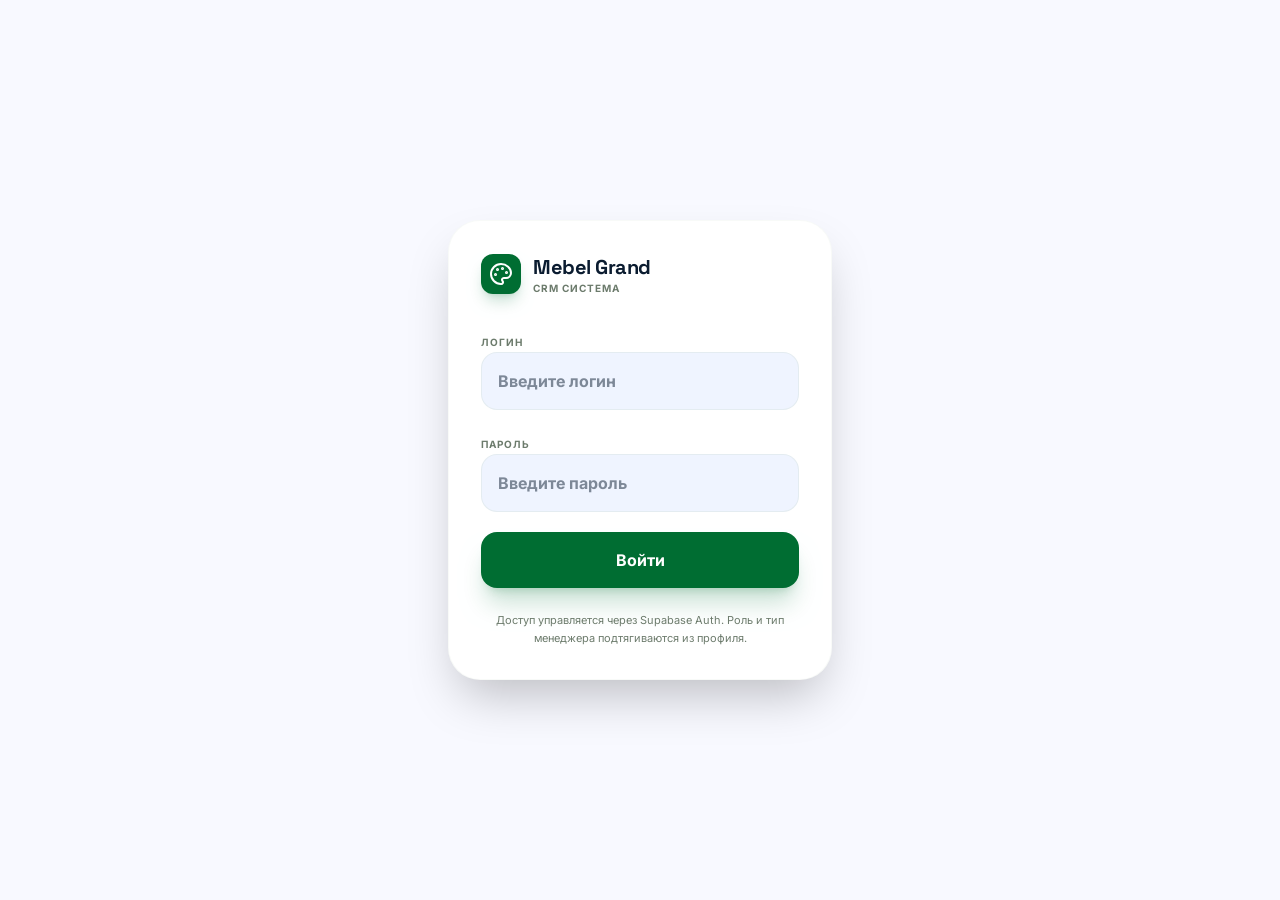
<file: index.html>
<!doctype html>
<html lang="ru">
  <head>
    <meta charset="UTF-8" />
    <meta name="viewport" content="width=device-width, initial-scale=1.0, maximum-scale=1.0, user-scalable=no, viewport-fit=cover" />
    <meta name="theme-color" content="#B45F4D" />
    <meta name="color-scheme" content="light dark" />
    <meta name="apple-mobile-web-app-capable" content="yes" />
    <meta name="apple-mobile-web-app-status-bar-style" content="black-translucent" />
    <meta name="mobile-web-app-capable" content="yes" />
    <meta name="description" content="Mebel Grand CRM — управление договорами, замерами и сделками" />
    <link rel="manifest" href="./manifest.json" />
    <link rel="apple-touch-icon" href="/icon-192.png" />
    <title>Mebel Grand CRM</title>
    <script type="module" crossorigin src="./assets/index-MfA4uoWL.js"></script>
    <link rel="stylesheet" crossorigin href="./assets/index-DvlkV-H7.css">
  </head>
  <body>
    <div id="root"></div>
  </body>
</html>
</file>
<file: assets/index-DvlkV-H7.css>
@import"https://fonts.googleapis.com/css2?family=Inter:ital,opsz,wght@0,14..32,100..900;1,14..32,100..900&family=Space+Grotesk:wght@300..700&display=swap";/*! tailwindcss v4.3.0 | MIT License | https://tailwindcss.com */@layer properties{@supports (((-webkit-hyphens:none)) and (not (margin-trim:inline))) or ((-moz-orient:inline) and (not (color:rgb(from red r g b)))){*,:before,:after,::backdrop{--tw-translate-x:0;--tw-translate-y:0;--tw-translate-z:0;--tw-space-y-reverse:0;--tw-border-style:solid;--tw-gradient-position:initial;--tw-gradient-from:#0000;--tw-gradient-via:#0000;--tw-gradient-to:#0000;--tw-gradient-stops:initial;--tw-gradient-via-stops:initial;--tw-gradient-from-position:0%;--tw-gradient-via-position:50%;--tw-gradient-to-position:100%;--tw-leading:initial;--tw-font-weight:initial;--tw-tracking:initial;--tw-shadow:0 0 #0000;--tw-shadow-color:initial;--tw-shadow-alpha:100%;--tw-inset-shadow:0 0 #0000;--tw-inset-shadow-color:initial;--tw-inset-shadow-alpha:100%;--tw-ring-color:initial;--tw-ring-shadow:0 0 #0000;--tw-inset-ring-color:initial;--tw-inset-ring-shadow:0 0 #0000;--tw-ring-inset:initial;--tw-ring-offset-width:0px;--tw-ring-offset-color:#fff;--tw-ring-offset-shadow:0 0 #0000;--tw-blur:initial;--tw-brightness:initial;--tw-contrast:initial;--tw-grayscale:initial;--tw-hue-rotate:initial;--tw-invert:initial;--tw-opacity:initial;--tw-saturate:initial;--tw-sepia:initial;--tw-drop-shadow:initial;--tw-drop-shadow-color:initial;--tw-drop-shadow-alpha:100%;--tw-drop-shadow-size:initial;--tw-backdrop-blur:initial;--tw-backdrop-brightness:initial;--tw-backdrop-contrast:initial;--tw-backdrop-grayscale:initial;--tw-backdrop-hue-rotate:initial;--tw-backdrop-invert:initial;--tw-backdrop-opacity:initial;--tw-backdrop-saturate:initial;--tw-backdrop-sepia:initial;--tw-duration:initial;--tw-ease:initial;--tw-scale-x:1;--tw-scale-y:1;--tw-scale-z:1}}}@layer theme{:root,:host{--font-sans:"Inter", ui-sans-serif, system-ui, sans-serif;--font-mono:ui-monospace, SFMono-Regular, Menlo, Monaco, Consolas, "Liberation Mono", "Courier New", monospace;--color-amber-50:oklch(98.7% .022 95.277);--color-amber-100:oklch(96.2% .059 95.617);--color-amber-200:oklch(92.4% .12 95.746);--color-amber-500:oklch(76.9% .188 70.08);--color-amber-600:oklch(66.6% .179 58.318);--color-amber-700:oklch(55.5% .163 48.998);--color-green-50:oklch(98.2% .018 155.826);--color-green-100:oklch(96.2% .044 156.743);--color-green-200:oklch(92.5% .084 155.995);--color-green-500:oklch(72.3% .219 149.579);--color-green-600:oklch(62.7% .194 149.214);--color-green-700:oklch(52.7% .154 150.069);--color-green-900:oklch(39.3% .095 152.535);--color-emerald-500:oklch(69.6% .17 162.48);--color-emerald-700:oklch(50.8% .118 165.612);--color-black:#000;--color-white:#fff;--spacing:.25rem;--container-sm:24rem;--container-md:28rem;--container-lg:32rem;--container-2xl:42rem;--container-6xl:72rem;--text-xs:.75rem;--text-xs--line-height:calc(1 / .75);--text-sm:.875rem;--text-sm--line-height:calc(1.25 / .875);--text-base:1rem;--text-base--line-height: 1.5 ;--text-lg:1.125rem;--text-lg--line-height:calc(1.75 / 1.125);--text-xl:1.25rem;--text-xl--line-height:calc(1.75 / 1.25);--text-2xl:1.5rem;--text-2xl--line-height:calc(2 / 1.5);--text-3xl:1.875rem;--text-3xl--line-height: 1.2 ;--text-4xl:2.25rem;--text-4xl--line-height:calc(2.5 / 2.25);--text-5xl:3rem;--text-5xl--line-height:1;--text-8xl:6rem;--text-8xl--line-height:1;--font-weight-normal:400;--font-weight-medium:500;--font-weight-bold:700;--tracking-tighter:-.05em;--tracking-tight:-.025em;--tracking-wide:.025em;--tracking-wider:.05em;--tracking-widest:.1em;--leading-tight:1.25;--leading-snug:1.375;--leading-relaxed:1.625;--radius-sm:.25rem;--radius-lg:.5rem;--radius-xl:.75rem;--radius-2xl:1rem;--radius-3xl:1.5rem;--ease-out:cubic-bezier(0, 0, .2, 1);--animate-spin:spin 1s linear infinite;--blur-sm:8px;--blur-xl:24px;--default-transition-duration:.15s;--default-transition-timing-function:cubic-bezier(.4, 0, .2, 1);--default-font-family:var(--font-sans);--default-mono-font-family:var(--font-mono);--font-headline:"Space Grotesk", sans-serif;--color-primary:#006d32;--color-secondary:#0059bb;--color-background:#f8f9ff;--color-surface:#fff;--color-surface-container:#e5eeff;--color-surface-container-low:#eff4ff;--color-surface-container-highest:#d3e4fe;--color-on-surface:#0b1c30;--color-on-surface-variant:#3c4a3d;--color-on-primary:#fff;--color-outline:#6c7b6c;--color-outline-variant:#bbcbb9;--color-error:#ba1a1a;--color-accent:#b45f4d;--color-accent-bg:#fdf0ed;--color-tertiary:#7c5800}}@layer base{*,:after,:before,::backdrop{box-sizing:border-box;border:0 solid;margin:0;padding:0}::file-selector-button{box-sizing:border-box;border:0 solid;margin:0;padding:0}html,:host{-webkit-text-size-adjust:100%;-moz-tab-size:4;tab-size:4;line-height:1.5;font-family:var(--default-font-family,ui-sans-serif, system-ui, sans-serif, "Apple Color Emoji", "Segoe UI Emoji", "Segoe UI Symbol", "Noto Color Emoji");font-feature-settings:var(--default-font-feature-settings,normal);font-variation-settings:var(--default-font-variation-settings,normal);-webkit-tap-highlight-color:transparent}hr{height:0;color:inherit;border-top-width:1px}abbr:where([title]){-webkit-text-decoration:underline dotted;text-decoration:underline dotted}h1,h2,h3,h4,h5,h6{font-size:inherit;font-weight:inherit}a{color:inherit;-webkit-text-decoration:inherit;text-decoration:inherit}b,strong{font-weight:bolder}code,kbd,samp,pre{font-family:var(--default-mono-font-family,ui-monospace, SFMono-Regular, Menlo, Monaco, Consolas, "Liberation Mono", "Courier New", monospace);font-feature-settings:var(--default-mono-font-feature-settings,normal);font-variation-settings:var(--default-mono-font-variation-settings,normal);font-size:1em}small{font-size:80%}sub,sup{vertical-align:baseline;font-size:75%;line-height:0;position:relative}sub{bottom:-.25em}sup{top:-.5em}table{text-indent:0;border-color:inherit;border-collapse:collapse}:-moz-focusring{outline:auto}progress{vertical-align:baseline}summary{display:list-item}ol,ul,menu{list-style:none}img,svg,video,canvas,audio,iframe,embed,object{vertical-align:middle;display:block}img,video{max-width:100%;height:auto}button,input,select,optgroup,textarea{font:inherit;font-feature-settings:inherit;font-variation-settings:inherit;letter-spacing:inherit;color:inherit;opacity:1;background-color:#0000;border-radius:0}::file-selector-button{font:inherit;font-feature-settings:inherit;font-variation-settings:inherit;letter-spacing:inherit;color:inherit;opacity:1;background-color:#0000;border-radius:0}:where(select:is([multiple],[size])) optgroup{font-weight:bolder}:where(select:is([multiple],[size])) optgroup option{padding-inline-start:20px}::file-selector-button{margin-inline-end:4px}::placeholder{opacity:1}@supports (not ((-webkit-appearance:-apple-pay-button))) or (contain-intrinsic-size:1px){::placeholder{color:currentColor}@supports (color:color-mix(in lab,red,red)){::placeholder{color:color-mix(in oklab,currentcolor 50%,transparent)}}}textarea{resize:vertical}::-webkit-search-decoration{-webkit-appearance:none}::-webkit-date-and-time-value{min-height:1lh;text-align:inherit}::-webkit-datetime-edit{display:inline-flex}::-webkit-datetime-edit-fields-wrapper{padding:0}::-webkit-datetime-edit{padding-block:0}::-webkit-datetime-edit-year-field{padding-block:0}::-webkit-datetime-edit-month-field{padding-block:0}::-webkit-datetime-edit-day-field{padding-block:0}::-webkit-datetime-edit-hour-field{padding-block:0}::-webkit-datetime-edit-minute-field{padding-block:0}::-webkit-datetime-edit-second-field{padding-block:0}::-webkit-datetime-edit-millisecond-field{padding-block:0}::-webkit-datetime-edit-meridiem-field{padding-block:0}::-webkit-calendar-picker-indicator{line-height:1}:-moz-ui-invalid{box-shadow:none}button,input:where([type=button],[type=reset],[type=submit]){-webkit-appearance:button;-moz-appearance:button;appearance:button}::file-selector-button{-webkit-appearance:button;-moz-appearance:button;appearance:button}::-webkit-inner-spin-button{height:auto}::-webkit-outer-spin-button{height:auto}[hidden]:where(:not([hidden=until-found])){display:none!important}html,body{-ms-overflow-style:none;scrollbar-width:none}html::-webkit-scrollbar{display:none}body::-webkit-scrollbar{display:none}body{background-color:var(--color-background);font-family:var(--font-sans);color:var(--color-on-surface);-webkit-font-smoothing:antialiased;-moz-osx-font-smoothing:grayscale;-webkit-tap-highlight-color:transparent;overscroll-behavior:none;max-width:100vw;transition:background-color .3s,color .3s;overflow-x:hidden}input,select,textarea{font-size:16px}input[type=date],input[type=time],input[type=datetime-local]{-webkit-appearance:none;-moz-appearance:none;appearance:none;min-height:44px}}@layer components;@layer utilities{.visible{visibility:visible}.absolute{position:absolute}.fixed{position:fixed}.relative{position:relative}.static{position:static}.sticky{position:sticky}.inset-0{inset:calc(var(--spacing) * 0)}.-top-0\.5{top:calc(var(--spacing) * -.5)}.top-0{top:calc(var(--spacing) * 0)}.top-1{top:calc(var(--spacing) * 1)}.top-1\/2{top:50%}.top-4{top:calc(var(--spacing) * 4)}.-right-0\.5{right:calc(var(--spacing) * -.5)}.-right-10{right:calc(var(--spacing) * -10)}.right-0{right:calc(var(--spacing) * 0)}.right-4{right:calc(var(--spacing) * 4)}.-bottom-10{bottom:calc(var(--spacing) * -10)}.bottom-0{bottom:calc(var(--spacing) * 0)}.bottom-full{bottom:100%}.left-0{left:calc(var(--spacing) * 0)}.left-1{left:calc(var(--spacing) * 1)}.left-4{left:calc(var(--spacing) * 4)}.-z-10{z-index:-10}.z-10{z-index:10}.z-40{z-index:40}.z-50{z-index:50}.z-\[60\]{z-index:60}.z-\[800\]{z-index:800}.col-span-2{grid-column:span 2/span 2}.container{width:100%}@media(min-width:40rem){.container{max-width:40rem}}@media(min-width:48rem){.container{max-width:48rem}}@media(min-width:64rem){.container{max-width:64rem}}@media(min-width:80rem){.container{max-width:80rem}}@media(min-width:96rem){.container{max-width:96rem}}.mx-0{margin-inline:calc(var(--spacing) * 0)}.mx-4{margin-inline:calc(var(--spacing) * 4)}.mx-auto{margin-inline:auto}.-mt-12{margin-top:calc(var(--spacing) * -12)}.mt-0\.5{margin-top:calc(var(--spacing) * .5)}.mt-1{margin-top:calc(var(--spacing) * 1)}.mt-2{margin-top:calc(var(--spacing) * 2)}.mt-3{margin-top:calc(var(--spacing) * 3)}.mt-4{margin-top:calc(var(--spacing) * 4)}.mt-5{margin-top:calc(var(--spacing) * 5)}.mt-6{margin-top:calc(var(--spacing) * 6)}.mt-8{margin-top:calc(var(--spacing) * 8)}.-mr-12{margin-right:calc(var(--spacing) * -12)}.mr-2{margin-right:calc(var(--spacing) * 2)}.mb-0\.5{margin-bottom:calc(var(--spacing) * .5)}.mb-1{margin-bottom:calc(var(--spacing) * 1)}.mb-2{margin-bottom:calc(var(--spacing) * 2)}.mb-3{margin-bottom:calc(var(--spacing) * 3)}.mb-4{margin-bottom:calc(var(--spacing) * 4)}.mb-6{margin-bottom:calc(var(--spacing) * 6)}.mb-8{margin-bottom:calc(var(--spacing) * 8)}.mb-10{margin-bottom:calc(var(--spacing) * 10)}.ml-1{margin-left:calc(var(--spacing) * 1)}.ml-2{margin-left:calc(var(--spacing) * 2)}.ml-3{margin-left:calc(var(--spacing) * 3)}.ml-auto{margin-left:auto}.line-clamp-2{-webkit-line-clamp:2;-webkit-box-orient:vertical;display:-webkit-box;overflow:hidden}.block{display:block}.contents{display:contents}.flex{display:flex}.grid{display:grid}.hidden{display:none}.inline{display:inline}.inline-block{display:inline-block}.inline-flex{display:inline-flex}.table{display:table}.aspect-square{aspect-ratio:1}.h-0\.5{height:calc(var(--spacing) * .5)}.h-2{height:calc(var(--spacing) * 2)}.h-2\.5{height:calc(var(--spacing) * 2.5)}.h-3{height:calc(var(--spacing) * 3)}.h-3\.5{height:calc(var(--spacing) * 3.5)}.h-4{height:calc(var(--spacing) * 4)}.h-5{height:calc(var(--spacing) * 5)}.h-6{height:calc(var(--spacing) * 6)}.h-7{height:calc(var(--spacing) * 7)}.h-8{height:calc(var(--spacing) * 8)}.h-9{height:calc(var(--spacing) * 9)}.h-10{height:calc(var(--spacing) * 10)}.h-12{height:calc(var(--spacing) * 12)}.h-16{height:calc(var(--spacing) * 16)}.h-24{height:calc(var(--spacing) * 24)}.h-64{height:calc(var(--spacing) * 64)}.h-80{height:calc(var(--spacing) * 80)}.h-\[18px\]{height:18px}.h-full{height:100%}.max-h-20{max-height:calc(var(--spacing) * 20)}.max-h-52{max-height:calc(var(--spacing) * 52)}.max-h-64{max-height:calc(var(--spacing) * 64)}.max-h-\[90vh\]{max-height:90vh}.max-h-\[92vh\]{max-height:92vh}.max-h-\[95dvh\]{max-height:95dvh}.max-h-\[calc\(95dvh-180px\)\]{max-height:calc(95dvh - 180px)}.min-h-\[36px\]{min-height:36px}.min-h-\[40px\]{min-height:40px}.min-h-\[44px\]{min-height:44px}.min-h-\[48px\]{min-height:48px}.min-h-\[52px\]{min-height:52px}.min-h-\[56px\]{min-height:56px}.min-h-\[60px\]{min-height:60px}.min-h-\[60vh\]{min-height:60vh}.min-h-\[64px\]{min-height:64px}.min-h-\[72px\]{min-height:72px}.min-h-\[100dvh\]{min-height:100dvh}.min-h-screen{min-height:100vh}.w-2{width:calc(var(--spacing) * 2)}.w-2\.5{width:calc(var(--spacing) * 2.5)}.w-3{width:calc(var(--spacing) * 3)}.w-3\.5{width:calc(var(--spacing) * 3.5)}.w-4{width:calc(var(--spacing) * 4)}.w-5{width:calc(var(--spacing) * 5)}.w-6{width:calc(var(--spacing) * 6)}.w-7{width:calc(var(--spacing) * 7)}.w-8{width:calc(var(--spacing) * 8)}.w-9{width:calc(var(--spacing) * 9)}.w-10{width:calc(var(--spacing) * 10)}.w-11{width:calc(var(--spacing) * 11)}.w-12{width:calc(var(--spacing) * 12)}.w-16{width:calc(var(--spacing) * 16)}.w-24{width:calc(var(--spacing) * 24)}.w-64{width:calc(var(--spacing) * 64)}.w-80{width:calc(var(--spacing) * 80)}.w-\[280px\]{width:280px}.w-full{width:100%}.max-w-2xl{max-width:var(--container-2xl)}.max-w-6xl{max-width:var(--container-6xl)}.max-w-\[84\%\]{max-width:84%}.max-w-\[280px\]{max-width:280px}.max-w-\[1500px\]{max-width:1500px}.max-w-full{max-width:100%}.max-w-lg{max-width:var(--container-lg)}.max-w-md{max-width:var(--container-md)}.max-w-sm{max-width:var(--container-sm)}.min-w-0{min-width:calc(var(--spacing) * 0)}.min-w-\[18px\]{min-width:18px}.min-w-\[40px\]{min-width:40px}.min-w-\[44px\]{min-width:44px}.min-w-\[56px\]{min-width:56px}.min-w-\[180px\]{min-width:180px}.flex-1{flex:1}.flex-shrink-0,.shrink-0{flex-shrink:0}.translate-x-0{--tw-translate-x:calc(var(--spacing) * 0);translate:var(--tw-translate-x) var(--tw-translate-y)}.translate-x-1{--tw-translate-x:calc(var(--spacing) * 1);translate:var(--tw-translate-x) var(--tw-translate-y)}.translate-x-5{--tw-translate-x:calc(var(--spacing) * 5);translate:var(--tw-translate-x) var(--tw-translate-y)}.translate-x-6{--tw-translate-x:calc(var(--spacing) * 6);translate:var(--tw-translate-x) var(--tw-translate-y)}.translate-x-12{--tw-translate-x:calc(var(--spacing) * 12);translate:var(--tw-translate-x) var(--tw-translate-y)}.-translate-y-1\/2{--tw-translate-y: -50% ;translate:var(--tw-translate-x) var(--tw-translate-y)}.translate-y-12{--tw-translate-y:calc(var(--spacing) * 12);translate:var(--tw-translate-x) var(--tw-translate-y)}.rotate-12{rotate:12deg}.rotate-90{rotate:90deg}.rotate-180{rotate:180deg}.animate-spin{animation:var(--animate-spin)}.cursor-default{cursor:default}.cursor-not-allowed{cursor:not-allowed}.cursor-pointer{cursor:pointer}.resize-none{resize:none}.resize-y{resize:vertical}.scrollbar-none{scrollbar-width:none}.list-none{list-style-type:none}.grid-cols-1{grid-template-columns:repeat(1,minmax(0,1fr))}.grid-cols-2{grid-template-columns:repeat(2,minmax(0,1fr))}.grid-cols-3{grid-template-columns:repeat(3,minmax(0,1fr))}.grid-cols-4{grid-template-columns:repeat(4,minmax(0,1fr))}.grid-cols-6{grid-template-columns:repeat(6,minmax(0,1fr))}.grid-cols-7{grid-template-columns:repeat(7,minmax(0,1fr))}.flex-col{flex-direction:column}.flex-wrap{flex-wrap:wrap}.items-center{align-items:center}.items-end{align-items:flex-end}.items-start{align-items:flex-start}.items-stretch{align-items:stretch}.justify-around{justify-content:space-around}.justify-between{justify-content:space-between}.justify-center{justify-content:center}.justify-end{justify-content:flex-end}.gap-0\.5{gap:calc(var(--spacing) * .5)}.gap-1{gap:calc(var(--spacing) * 1)}.gap-1\.5{gap:calc(var(--spacing) * 1.5)}.gap-2{gap:calc(var(--spacing) * 2)}.gap-2\.5{gap:calc(var(--spacing) * 2.5)}.gap-3{gap:calc(var(--spacing) * 3)}.gap-4{gap:calc(var(--spacing) * 4)}.gap-5{gap:calc(var(--spacing) * 5)}.gap-6{gap:calc(var(--spacing) * 6)}:where(.space-y-1>:not(:last-child)){--tw-space-y-reverse:0;margin-block-start:calc(calc(var(--spacing) * 1) * var(--tw-space-y-reverse));margin-block-end:calc(calc(var(--spacing) * 1) * calc(1 - var(--tw-space-y-reverse)))}:where(.space-y-1\.5>:not(:last-child)){--tw-space-y-reverse:0;margin-block-start:calc(calc(var(--spacing) * 1.5) * var(--tw-space-y-reverse));margin-block-end:calc(calc(var(--spacing) * 1.5) * calc(1 - var(--tw-space-y-reverse)))}:where(.space-y-2>:not(:last-child)){--tw-space-y-reverse:0;margin-block-start:calc(calc(var(--spacing) * 2) * var(--tw-space-y-reverse));margin-block-end:calc(calc(var(--spacing) * 2) * calc(1 - var(--tw-space-y-reverse)))}:where(.space-y-3>:not(:last-child)){--tw-space-y-reverse:0;margin-block-start:calc(calc(var(--spacing) * 3) * var(--tw-space-y-reverse));margin-block-end:calc(calc(var(--spacing) * 3) * calc(1 - var(--tw-space-y-reverse)))}:where(.space-y-4>:not(:last-child)){--tw-space-y-reverse:0;margin-block-start:calc(calc(var(--spacing) * 4) * var(--tw-space-y-reverse));margin-block-end:calc(calc(var(--spacing) * 4) * calc(1 - var(--tw-space-y-reverse)))}:where(.space-y-5>:not(:last-child)){--tw-space-y-reverse:0;margin-block-start:calc(calc(var(--spacing) * 5) * var(--tw-space-y-reverse));margin-block-end:calc(calc(var(--spacing) * 5) * calc(1 - var(--tw-space-y-reverse)))}:where(.space-y-6>:not(:last-child)){--tw-space-y-reverse:0;margin-block-start:calc(calc(var(--spacing) * 6) * var(--tw-space-y-reverse));margin-block-end:calc(calc(var(--spacing) * 6) * calc(1 - var(--tw-space-y-reverse)))}:where(.space-y-8>:not(:last-child)){--tw-space-y-reverse:0;margin-block-start:calc(calc(var(--spacing) * 8) * var(--tw-space-y-reverse));margin-block-end:calc(calc(var(--spacing) * 8) * calc(1 - var(--tw-space-y-reverse)))}:where(.space-y-10>:not(:last-child)){--tw-space-y-reverse:0;margin-block-start:calc(calc(var(--spacing) * 10) * var(--tw-space-y-reverse));margin-block-end:calc(calc(var(--spacing) * 10) * calc(1 - var(--tw-space-y-reverse)))}.gap-x-8{column-gap:calc(var(--spacing) * 8)}.gap-y-5{row-gap:calc(var(--spacing) * 5)}.truncate{text-overflow:ellipsis;white-space:nowrap;overflow:hidden}.overflow-hidden{overflow:hidden}.overflow-y-auto{overflow-y:auto}.rounded{border-radius:.25rem}.rounded-2xl{border-radius:var(--radius-2xl)}.rounded-3xl{border-radius:var(--radius-3xl)}.rounded-\[20px\]{border-radius:20px}.rounded-\[24px\]{border-radius:24px}.rounded-full{border-radius:3.40282e38px}.rounded-lg{border-radius:var(--radius-lg)}.rounded-xl{border-radius:var(--radius-xl)}.rounded-t-\[20px\]{border-top-left-radius:20px;border-top-right-radius:20px}.rounded-t-\[24px\]{border-top-left-radius:24px;border-top-right-radius:24px}.rounded-tl-sm{border-top-left-radius:var(--radius-sm)}.rounded-tr-sm{border-top-right-radius:var(--radius-sm)}.border{border-style:var(--tw-border-style);border-width:1px}.border-2{border-style:var(--tw-border-style);border-width:2px}.border-4{border-style:var(--tw-border-style);border-width:4px}.border-t{border-top-style:var(--tw-border-style);border-top-width:1px}.border-r{border-right-style:var(--tw-border-style);border-right-width:1px}.border-b{border-bottom-style:var(--tw-border-style);border-bottom-width:1px}.border-b-2{border-bottom-style:var(--tw-border-style);border-bottom-width:2px}.border-l{border-left-style:var(--tw-border-style);border-left-width:1px}.border-dashed{--tw-border-style:dashed;border-style:dashed}.border-none{--tw-border-style:none;border-style:none}.border-accent\/20{border-color:#b45f4d33}@supports (color:color-mix(in lab,red,red)){.border-accent\/20{border-color:color-mix(in oklab,var(--color-accent) 20%,transparent)}}.border-amber-200{border-color:var(--color-amber-200)}.border-amber-200\/50{border-color:#fee68580}@supports (color:color-mix(in lab,red,red)){.border-amber-200\/50{border-color:color-mix(in oklab,var(--color-amber-200) 50%,transparent)}}.border-amber-500\/20{border-color:#f99c0033}@supports (color:color-mix(in lab,red,red)){.border-amber-500\/20{border-color:color-mix(in oklab,var(--color-amber-500) 20%,transparent)}}.border-background{border-color:var(--color-background)}.border-error{border-color:var(--color-error)}.border-error\/30{border-color:#ba1a1a4d}@supports (color:color-mix(in lab,red,red)){.border-error\/30{border-color:color-mix(in oklab,var(--color-error) 30%,transparent)}}.border-green-200{border-color:var(--color-green-200)}.border-outline-variant{border-color:var(--color-outline-variant)}.border-outline-variant\/10{border-color:#bbcbb91a}@supports (color:color-mix(in lab,red,red)){.border-outline-variant\/10{border-color:color-mix(in oklab,var(--color-outline-variant) 10%,transparent)}}.border-outline-variant\/15{border-color:#bbcbb926}@supports (color:color-mix(in lab,red,red)){.border-outline-variant\/15{border-color:color-mix(in oklab,var(--color-outline-variant) 15%,transparent)}}.border-outline-variant\/20{border-color:#bbcbb933}@supports (color:color-mix(in lab,red,red)){.border-outline-variant\/20{border-color:color-mix(in oklab,var(--color-outline-variant) 20%,transparent)}}.border-primary{border-color:var(--color-primary)}.border-primary\/5{border-color:#006d320d}@supports (color:color-mix(in lab,red,red)){.border-primary\/5{border-color:color-mix(in oklab,var(--color-primary) 5%,transparent)}}.border-primary\/10{border-color:#006d321a}@supports (color:color-mix(in lab,red,red)){.border-primary\/10{border-color:color-mix(in oklab,var(--color-primary) 10%,transparent)}}.border-primary\/20{border-color:#006d3233}@supports (color:color-mix(in lab,red,red)){.border-primary\/20{border-color:color-mix(in oklab,var(--color-primary) 20%,transparent)}}.border-surface{border-color:var(--color-surface)}.border-transparent{border-color:#0000}.border-white\/5{border-color:#ffffff0d}@supports (color:color-mix(in lab,red,red)){.border-white\/5{border-color:color-mix(in oklab,var(--color-white) 5%,transparent)}}.bg-\[\#2AABEE\]{background-color:#2aabee}.bg-\[\#2AABEE\]\/10{background-color:#2aabee1a}.bg-accent-bg{background-color:var(--color-accent-bg)}.bg-accent-bg\/50{background-color:#fdf0ed80}@supports (color:color-mix(in lab,red,red)){.bg-accent-bg\/50{background-color:color-mix(in oklab,var(--color-accent-bg) 50%,transparent)}}.bg-accent\/10{background-color:#b45f4d1a}@supports (color:color-mix(in lab,red,red)){.bg-accent\/10{background-color:color-mix(in oklab,var(--color-accent) 10%,transparent)}}.bg-amber-50\/50{background-color:#fffbeb80}@supports (color:color-mix(in lab,red,red)){.bg-amber-50\/50{background-color:color-mix(in oklab,var(--color-amber-50) 50%,transparent)}}.bg-amber-100{background-color:var(--color-amber-100)}.bg-amber-500{background-color:var(--color-amber-500)}.bg-amber-500\/10{background-color:#f99c001a}@supports (color:color-mix(in lab,red,red)){.bg-amber-500\/10{background-color:color-mix(in oklab,var(--color-amber-500) 10%,transparent)}}.bg-amber-500\/20{background-color:#f99c0033}@supports (color:color-mix(in lab,red,red)){.bg-amber-500\/20{background-color:color-mix(in oklab,var(--color-amber-500) 20%,transparent)}}.bg-background{background-color:var(--color-background)}.bg-background\/30{background-color:#f8f9ff4d}@supports (color:color-mix(in lab,red,red)){.bg-background\/30{background-color:color-mix(in oklab,var(--color-background) 30%,transparent)}}.bg-black\/20{background-color:#0003}@supports (color:color-mix(in lab,red,red)){.bg-black\/20{background-color:color-mix(in oklab,var(--color-black) 20%,transparent)}}.bg-black\/30{background-color:#0000004d}@supports (color:color-mix(in lab,red,red)){.bg-black\/30{background-color:color-mix(in oklab,var(--color-black) 30%,transparent)}}.bg-black\/35{background-color:#00000059}@supports (color:color-mix(in lab,red,red)){.bg-black\/35{background-color:color-mix(in oklab,var(--color-black) 35%,transparent)}}.bg-black\/40{background-color:#0006}@supports (color:color-mix(in lab,red,red)){.bg-black\/40{background-color:color-mix(in oklab,var(--color-black) 40%,transparent)}}.bg-black\/50{background-color:#00000080}@supports (color:color-mix(in lab,red,red)){.bg-black\/50{background-color:color-mix(in oklab,var(--color-black) 50%,transparent)}}.bg-error{background-color:var(--color-error)}.bg-error\/10{background-color:#ba1a1a1a}@supports (color:color-mix(in lab,red,red)){.bg-error\/10{background-color:color-mix(in oklab,var(--color-error) 10%,transparent)}}.bg-green-50{background-color:var(--color-green-50)}.bg-green-500\/10{background-color:#00c7581a}@supports (color:color-mix(in lab,red,red)){.bg-green-500\/10{background-color:color-mix(in oklab,var(--color-green-500) 10%,transparent)}}.bg-outline-variant\/20{background-color:#bbcbb933}@supports (color:color-mix(in lab,red,red)){.bg-outline-variant\/20{background-color:color-mix(in oklab,var(--color-outline-variant) 20%,transparent)}}.bg-outline-variant\/40{background-color:#bbcbb966}@supports (color:color-mix(in lab,red,red)){.bg-outline-variant\/40{background-color:color-mix(in oklab,var(--color-outline-variant) 40%,transparent)}}.bg-outline\/10{background-color:#6c7b6c1a}@supports (color:color-mix(in lab,red,red)){.bg-outline\/10{background-color:color-mix(in oklab,var(--color-outline) 10%,transparent)}}.bg-primary{background-color:var(--color-primary)}.bg-primary\/5{background-color:#006d320d}@supports (color:color-mix(in lab,red,red)){.bg-primary\/5{background-color:color-mix(in oklab,var(--color-primary) 5%,transparent)}}.bg-primary\/8{background-color:#006d3214}@supports (color:color-mix(in lab,red,red)){.bg-primary\/8{background-color:color-mix(in oklab,var(--color-primary) 8%,transparent)}}.bg-primary\/10{background-color:#006d321a}@supports (color:color-mix(in lab,red,red)){.bg-primary\/10{background-color:color-mix(in oklab,var(--color-primary) 10%,transparent)}}.bg-primary\/20{background-color:#006d3233}@supports (color:color-mix(in lab,red,red)){.bg-primary\/20{background-color:color-mix(in oklab,var(--color-primary) 20%,transparent)}}.bg-secondary{background-color:var(--color-secondary)}.bg-secondary\/5{background-color:#0059bb0d}@supports (color:color-mix(in lab,red,red)){.bg-secondary\/5{background-color:color-mix(in oklab,var(--color-secondary) 5%,transparent)}}.bg-secondary\/10{background-color:#0059bb1a}@supports (color:color-mix(in lab,red,red)){.bg-secondary\/10{background-color:color-mix(in oklab,var(--color-secondary) 10%,transparent)}}.bg-surface{background-color:var(--color-surface)}.bg-surface-container{background-color:var(--color-surface-container)}.bg-surface-container-highest{background-color:var(--color-surface-container-highest)}.bg-surface-container-highest\/30{background-color:#d3e4fe4d}@supports (color:color-mix(in lab,red,red)){.bg-surface-container-highest\/30{background-color:color-mix(in oklab,var(--color-surface-container-highest) 30%,transparent)}}.bg-surface-container-highest\/50{background-color:#d3e4fe80}@supports (color:color-mix(in lab,red,red)){.bg-surface-container-highest\/50{background-color:color-mix(in oklab,var(--color-surface-container-highest) 50%,transparent)}}.bg-surface-container-low{background-color:var(--color-surface-container-low)}.bg-surface-container-low\/50{background-color:#eff4ff80}@supports (color:color-mix(in lab,red,red)){.bg-surface-container-low\/50{background-color:color-mix(in oklab,var(--color-surface-container-low) 50%,transparent)}}.bg-surface\/80{background-color:#fffc}@supports (color:color-mix(in lab,red,red)){.bg-surface\/80{background-color:color-mix(in oklab,var(--color-surface) 80%,transparent)}}.bg-surface\/90{background-color:#ffffffe6}@supports (color:color-mix(in lab,red,red)){.bg-surface\/90{background-color:color-mix(in oklab,var(--color-surface) 90%,transparent)}}.bg-tertiary{background-color:var(--color-tertiary)}.bg-tertiary\/10{background-color:#7c58001a}@supports (color:color-mix(in lab,red,red)){.bg-tertiary\/10{background-color:color-mix(in oklab,var(--color-tertiary) 10%,transparent)}}.bg-transparent{background-color:#0000}.bg-white{background-color:var(--color-white)}.bg-white\/10{background-color:#ffffff1a}@supports (color:color-mix(in lab,red,red)){.bg-white\/10{background-color:color-mix(in oklab,var(--color-white) 10%,transparent)}}.bg-white\/20{background-color:#fff3}@supports (color:color-mix(in lab,red,red)){.bg-white\/20{background-color:color-mix(in oklab,var(--color-white) 20%,transparent)}}.bg-gradient-to-br{--tw-gradient-position:to bottom right in oklab;background-image:linear-gradient(var(--tw-gradient-stops))}.from-emerald-500{--tw-gradient-from:var(--color-emerald-500);--tw-gradient-stops:var(--tw-gradient-via-stops,var(--tw-gradient-position), var(--tw-gradient-from) var(--tw-gradient-from-position), var(--tw-gradient-to) var(--tw-gradient-to-position))}.to-emerald-700{--tw-gradient-to:var(--color-emerald-700);--tw-gradient-stops:var(--tw-gradient-via-stops,var(--tw-gradient-position), var(--tw-gradient-from) var(--tw-gradient-from-position), var(--tw-gradient-to) var(--tw-gradient-to-position))}.fill-white\/20{fill:#fff3}@supports (color:color-mix(in lab,red,red)){.fill-white\/20{fill:color-mix(in oklab,var(--color-white) 20%,transparent)}}.stroke-\[2\.5px\]{stroke-width:2.5px}.p-0{padding:calc(var(--spacing) * 0)}.p-1{padding:calc(var(--spacing) * 1)}.p-1\.5{padding:calc(var(--spacing) * 1.5)}.p-2{padding:calc(var(--spacing) * 2)}.p-2\.5{padding:calc(var(--spacing) * 2.5)}.p-3{padding:calc(var(--spacing) * 3)}.p-3\.5{padding:calc(var(--spacing) * 3.5)}.p-4{padding:calc(var(--spacing) * 4)}.p-5{padding:calc(var(--spacing) * 5)}.p-6{padding:calc(var(--spacing) * 6)}.p-8{padding:calc(var(--spacing) * 8)}.px-1{padding-inline:calc(var(--spacing) * 1)}.px-1\.5{padding-inline:calc(var(--spacing) * 1.5)}.px-2{padding-inline:calc(var(--spacing) * 2)}.px-3{padding-inline:calc(var(--spacing) * 3)}.px-3\.5{padding-inline:calc(var(--spacing) * 3.5)}.px-4{padding-inline:calc(var(--spacing) * 4)}.px-5{padding-inline:calc(var(--spacing) * 5)}.px-6{padding-inline:calc(var(--spacing) * 6)}.px-8{padding-inline:calc(var(--spacing) * 8)}.py-0\.5{padding-block:calc(var(--spacing) * .5)}.py-1{padding-block:calc(var(--spacing) * 1)}.py-1\.5{padding-block:calc(var(--spacing) * 1.5)}.py-2{padding-block:calc(var(--spacing) * 2)}.py-2\.5{padding-block:calc(var(--spacing) * 2.5)}.py-3{padding-block:calc(var(--spacing) * 3)}.py-3\.5{padding-block:calc(var(--spacing) * 3.5)}.py-4{padding-block:calc(var(--spacing) * 4)}.py-5{padding-block:calc(var(--spacing) * 5)}.py-8{padding-block:calc(var(--spacing) * 8)}.py-12{padding-block:calc(var(--spacing) * 12)}.py-20{padding-block:calc(var(--spacing) * 20)}.pt-1{padding-top:calc(var(--spacing) * 1)}.pt-2{padding-top:calc(var(--spacing) * 2)}.pt-4{padding-top:calc(var(--spacing) * 4)}.pt-5{padding-top:calc(var(--spacing) * 5)}.pt-6{padding-top:calc(var(--spacing) * 6)}.pr-6{padding-right:calc(var(--spacing) * 6)}.pb-4{padding-bottom:calc(var(--spacing) * 4)}.pb-10{padding-bottom:calc(var(--spacing) * 10)}.pb-\[72px\]{padding-bottom:72px}.pl-7{padding-left:calc(var(--spacing) * 7)}.pl-8{padding-left:calc(var(--spacing) * 8)}.pl-12{padding-left:calc(var(--spacing) * 12)}.text-center{text-align:center}.text-left{text-align:left}.text-right{text-align:right}.align-middle{vertical-align:middle}.font-headline{font-family:var(--font-headline)}.text-2xl{font-size:var(--text-2xl);line-height:var(--tw-leading,var(--text-2xl--line-height))}.text-3xl{font-size:var(--text-3xl);line-height:var(--tw-leading,var(--text-3xl--line-height))}.text-5xl{font-size:var(--text-5xl);line-height:var(--tw-leading,var(--text-5xl--line-height))}.text-8xl{font-size:var(--text-8xl);line-height:var(--tw-leading,var(--text-8xl--line-height))}.text-base{font-size:var(--text-base);line-height:var(--tw-leading,var(--text-base--line-height))}.text-lg{font-size:var(--text-lg);line-height:var(--tw-leading,var(--text-lg--line-height))}.text-sm{font-size:var(--text-sm);line-height:var(--tw-leading,var(--text-sm--line-height))}.text-xl{font-size:var(--text-xl);line-height:var(--tw-leading,var(--text-xl--line-height))}.text-xs{font-size:var(--text-xs);line-height:var(--tw-leading,var(--text-xs--line-height))}.text-\[8px\]{font-size:8px}.text-\[9px\]{font-size:9px}.text-\[10px\]{font-size:10px}.text-\[11px\]{font-size:11px}.text-\[15px\]{font-size:15px}.leading-7{--tw-leading:calc(var(--spacing) * 7);line-height:calc(var(--spacing) * 7)}.leading-8{--tw-leading:calc(var(--spacing) * 8);line-height:calc(var(--spacing) * 8)}.leading-none{--tw-leading:1;line-height:1}.leading-relaxed{--tw-leading:var(--leading-relaxed);line-height:var(--leading-relaxed)}.leading-snug{--tw-leading:var(--leading-snug);line-height:var(--leading-snug)}.leading-tight{--tw-leading:var(--leading-tight);line-height:var(--leading-tight)}.font-bold{--tw-font-weight:var(--font-weight-bold);font-weight:var(--font-weight-bold)}.font-medium{--tw-font-weight:var(--font-weight-medium);font-weight:var(--font-weight-medium)}.font-normal{--tw-font-weight:var(--font-weight-normal);font-weight:var(--font-weight-normal)}.tracking-\[0\.3em\]{--tw-tracking:.3em;letter-spacing:.3em}.tracking-tight{--tw-tracking:var(--tracking-tight);letter-spacing:var(--tracking-tight)}.tracking-tighter{--tw-tracking:var(--tracking-tighter);letter-spacing:var(--tracking-tighter)}.tracking-wide{--tw-tracking:var(--tracking-wide);letter-spacing:var(--tracking-wide)}.tracking-wider{--tw-tracking:var(--tracking-wider);letter-spacing:var(--tracking-wider)}.tracking-widest{--tw-tracking:var(--tracking-widest);letter-spacing:var(--tracking-widest)}.break-words{overflow-wrap:break-word}.whitespace-pre-wrap{white-space:pre-wrap}.text-\[\#2AABEE\]{color:#2aabee}.text-accent{color:var(--color-accent)}.text-amber-600{color:var(--color-amber-600)}.text-amber-700{color:var(--color-amber-700)}.text-error{color:var(--color-error)}.text-green-500{color:var(--color-green-500)}.text-green-600{color:var(--color-green-600)}.text-green-700{color:var(--color-green-700)}.text-on-primary{color:var(--color-on-primary)}.text-on-primary\/55{color:#ffffff8c}@supports (color:color-mix(in lab,red,red)){.text-on-primary\/55{color:color-mix(in oklab,var(--color-on-primary) 55%,transparent)}}.text-on-surface{color:var(--color-on-surface)}.text-on-surface-variant{color:var(--color-on-surface-variant)}.text-outline{color:var(--color-outline)}.text-outline\/30{color:#6c7b6c4d}@supports (color:color-mix(in lab,red,red)){.text-outline\/30{color:color-mix(in oklab,var(--color-outline) 30%,transparent)}}.text-outline\/60{color:#6c7b6c99}@supports (color:color-mix(in lab,red,red)){.text-outline\/60{color:color-mix(in oklab,var(--color-outline) 60%,transparent)}}.text-outline\/70{color:#6c7b6cb3}@supports (color:color-mix(in lab,red,red)){.text-outline\/70{color:color-mix(in oklab,var(--color-outline) 70%,transparent)}}.text-primary{color:var(--color-primary)}.text-primary\/80{color:#006d32cc}@supports (color:color-mix(in lab,red,red)){.text-primary\/80{color:color-mix(in oklab,var(--color-primary) 80%,transparent)}}.text-secondary{color:var(--color-secondary)}.text-tertiary{color:var(--color-tertiary)}.text-white{color:var(--color-white)}.uppercase{text-transform:uppercase}.italic{font-style:italic}.accent-primary{accent-color:var(--color-primary)}.opacity-0{opacity:0}.opacity-10{opacity:.1}.opacity-30{opacity:.3}.opacity-50{opacity:.5}.opacity-60{opacity:.6}.opacity-80{opacity:.8}.shadow-2xl{--tw-shadow:0 25px 50px -12px var(--tw-shadow-color,#00000040);box-shadow:var(--tw-inset-shadow),var(--tw-inset-ring-shadow),var(--tw-ring-offset-shadow),var(--tw-ring-shadow),var(--tw-shadow)}.shadow-lg{--tw-shadow:0 10px 15px -3px var(--tw-shadow-color,#0000001a), 0 4px 6px -4px var(--tw-shadow-color,#0000001a);box-shadow:var(--tw-inset-shadow),var(--tw-inset-ring-shadow),var(--tw-ring-offset-shadow),var(--tw-ring-shadow),var(--tw-shadow)}.shadow-md{--tw-shadow:0 4px 6px -1px var(--tw-shadow-color,#0000001a), 0 2px 4px -2px var(--tw-shadow-color,#0000001a);box-shadow:var(--tw-inset-shadow),var(--tw-inset-ring-shadow),var(--tw-ring-offset-shadow),var(--tw-ring-shadow),var(--tw-shadow)}.shadow-sm{--tw-shadow:0 1px 3px 0 var(--tw-shadow-color,#0000001a), 0 1px 2px -1px var(--tw-shadow-color,#0000001a);box-shadow:var(--tw-inset-shadow),var(--tw-inset-ring-shadow),var(--tw-ring-offset-shadow),var(--tw-ring-shadow),var(--tw-shadow)}.shadow-xl{--tw-shadow:0 20px 25px -5px var(--tw-shadow-color,#0000001a), 0 8px 10px -6px var(--tw-shadow-color,#0000001a);box-shadow:var(--tw-inset-shadow),var(--tw-inset-ring-shadow),var(--tw-ring-offset-shadow),var(--tw-ring-shadow),var(--tw-shadow)}.ring{--tw-ring-shadow:var(--tw-ring-inset,) 0 0 0 calc(1px + var(--tw-ring-offset-width)) var(--tw-ring-color,currentcolor);box-shadow:var(--tw-inset-shadow),var(--tw-inset-ring-shadow),var(--tw-ring-offset-shadow),var(--tw-ring-shadow),var(--tw-shadow)}.shadow-on-surface\/5{--tw-shadow-color:#0b1c300d}@supports (color:color-mix(in lab,red,red)){.shadow-on-surface\/5{--tw-shadow-color:color-mix(in oklab, color-mix(in oklab, var(--color-on-surface) 5%, transparent) var(--tw-shadow-alpha), transparent)}}.shadow-primary\/5{--tw-shadow-color:#006d320d}@supports (color:color-mix(in lab,red,red)){.shadow-primary\/5{--tw-shadow-color:color-mix(in oklab, color-mix(in oklab, var(--color-primary) 5%, transparent) var(--tw-shadow-alpha), transparent)}}.shadow-primary\/10{--tw-shadow-color:#006d321a}@supports (color:color-mix(in lab,red,red)){.shadow-primary\/10{--tw-shadow-color:color-mix(in oklab, color-mix(in oklab, var(--color-primary) 10%, transparent) var(--tw-shadow-alpha), transparent)}}.shadow-primary\/20{--tw-shadow-color:#006d3233}@supports (color:color-mix(in lab,red,red)){.shadow-primary\/20{--tw-shadow-color:color-mix(in oklab, color-mix(in oklab, var(--color-primary) 20%, transparent) var(--tw-shadow-alpha), transparent)}}.blur{--tw-blur:blur(8px);filter:var(--tw-blur,) var(--tw-brightness,) var(--tw-contrast,) var(--tw-grayscale,) var(--tw-hue-rotate,) var(--tw-invert,) var(--tw-saturate,) var(--tw-sepia,) var(--tw-drop-shadow,)}.filter{filter:var(--tw-blur,) var(--tw-brightness,) var(--tw-contrast,) var(--tw-grayscale,) var(--tw-hue-rotate,) var(--tw-invert,) var(--tw-saturate,) var(--tw-sepia,) var(--tw-drop-shadow,)}.backdrop-blur-sm{--tw-backdrop-blur:blur(var(--blur-sm));-webkit-backdrop-filter:var(--tw-backdrop-blur,) var(--tw-backdrop-brightness,) var(--tw-backdrop-contrast,) var(--tw-backdrop-grayscale,) var(--tw-backdrop-hue-rotate,) var(--tw-backdrop-invert,) var(--tw-backdrop-opacity,) var(--tw-backdrop-saturate,) var(--tw-backdrop-sepia,);backdrop-filter:var(--tw-backdrop-blur,) var(--tw-backdrop-brightness,) var(--tw-backdrop-contrast,) var(--tw-backdrop-grayscale,) var(--tw-backdrop-hue-rotate,) var(--tw-backdrop-invert,) var(--tw-backdrop-opacity,) var(--tw-backdrop-saturate,) var(--tw-backdrop-sepia,)}.backdrop-blur-xl{--tw-backdrop-blur:blur(var(--blur-xl));-webkit-backdrop-filter:var(--tw-backdrop-blur,) var(--tw-backdrop-brightness,) var(--tw-backdrop-contrast,) var(--tw-backdrop-grayscale,) var(--tw-backdrop-hue-rotate,) var(--tw-backdrop-invert,) var(--tw-backdrop-opacity,) var(--tw-backdrop-saturate,) var(--tw-backdrop-sepia,);backdrop-filter:var(--tw-backdrop-blur,) var(--tw-backdrop-brightness,) var(--tw-backdrop-contrast,) var(--tw-backdrop-grayscale,) var(--tw-backdrop-hue-rotate,) var(--tw-backdrop-invert,) var(--tw-backdrop-opacity,) var(--tw-backdrop-saturate,) var(--tw-backdrop-sepia,)}.transition{transition-property:color,background-color,border-color,outline-color,text-decoration-color,fill,stroke,--tw-gradient-from,--tw-gradient-via,--tw-gradient-to,opacity,box-shadow,transform,translate,scale,rotate,filter,-webkit-backdrop-filter,backdrop-filter,display,content-visibility,overlay,pointer-events;transition-timing-function:var(--tw-ease,var(--default-transition-timing-function));transition-duration:var(--tw-duration,var(--default-transition-duration))}.transition-all{transition-property:all;transition-timing-function:var(--tw-ease,var(--default-transition-timing-function));transition-duration:var(--tw-duration,var(--default-transition-duration))}.transition-colors{transition-property:color,background-color,border-color,outline-color,text-decoration-color,fill,stroke,--tw-gradient-from,--tw-gradient-via,--tw-gradient-to;transition-timing-function:var(--tw-ease,var(--default-transition-timing-function));transition-duration:var(--tw-duration,var(--default-transition-duration))}.transition-opacity{transition-property:opacity;transition-timing-function:var(--tw-ease,var(--default-transition-timing-function));transition-duration:var(--tw-duration,var(--default-transition-duration))}.transition-transform{transition-property:transform,translate,scale,rotate;transition-timing-function:var(--tw-ease,var(--default-transition-timing-function));transition-duration:var(--tw-duration,var(--default-transition-duration))}.duration-200{--tw-duration:.2s;transition-duration:.2s}.duration-300{--tw-duration:.3s;transition-duration:.3s}.duration-500{--tw-duration:.5s;transition-duration:.5s}.ease-out{--tw-ease:var(--ease-out);transition-timing-function:var(--ease-out)}.outline-none{--tw-outline-style:none;outline-style:none}.select-none{-webkit-user-select:none;user-select:none}.group-open\:rotate-90:is(:where(.group):is([open],:popover-open,:open) *){rotate:90deg}@media(hover:hover){.group-hover\:translate-x-1:is(:where(.group):hover *){--tw-translate-x:calc(var(--spacing) * 1);translate:var(--tw-translate-x) var(--tw-translate-y)}.group-hover\:translate-x-2:is(:where(.group):hover *){--tw-translate-x:calc(var(--spacing) * 2);translate:var(--tw-translate-x) var(--tw-translate-y)}.group-hover\:-translate-y-1:is(:where(.group):hover *){--tw-translate-y:calc(var(--spacing) * -1);translate:var(--tw-translate-x) var(--tw-translate-y)}.group-hover\:scale-110:is(:where(.group):hover *){--tw-scale-x:110%;--tw-scale-y:110%;--tw-scale-z:110%;scale:var(--tw-scale-x) var(--tw-scale-y)}.group-hover\:bg-primary:is(:where(.group):hover *){background-color:var(--color-primary)}.group-hover\:text-white:is(:where(.group):hover *){color:var(--color-white)}.group-hover\:opacity-100:is(:where(.group):hover *){opacity:1}}.placeholder\:text-outline\/40::placeholder{color:#6c7b6c66}@supports (color:color-mix(in lab,red,red)){.placeholder\:text-outline\/40::placeholder{color:color-mix(in oklab,var(--color-outline) 40%,transparent)}}@media(hover:hover){.hover\:-translate-y-0\.5:hover{--tw-translate-y:calc(var(--spacing) * -.5);translate:var(--tw-translate-x) var(--tw-translate-y)}.hover\:scale-105:hover{--tw-scale-x:105%;--tw-scale-y:105%;--tw-scale-z:105%;scale:var(--tw-scale-x) var(--tw-scale-y)}.hover\:bg-\[\#2AABEE\]\/20:hover{background-color:#2aabee33}.hover\:bg-amber-50:hover{background-color:var(--color-amber-50)}.hover\:bg-amber-500\/15:hover{background-color:#f99c0026}@supports (color:color-mix(in lab,red,red)){.hover\:bg-amber-500\/15:hover{background-color:color-mix(in oklab,var(--color-amber-500) 15%,transparent)}}.hover\:bg-error\/5:hover{background-color:#ba1a1a0d}@supports (color:color-mix(in lab,red,red)){.hover\:bg-error\/5:hover{background-color:color-mix(in oklab,var(--color-error) 5%,transparent)}}.hover\:bg-error\/10:hover{background-color:#ba1a1a1a}@supports (color:color-mix(in lab,red,red)){.hover\:bg-error\/10:hover{background-color:color-mix(in oklab,var(--color-error) 10%,transparent)}}.hover\:bg-green-100:hover{background-color:var(--color-green-100)}.hover\:bg-primary:hover{background-color:var(--color-primary)}.hover\:bg-primary\/90:hover{background-color:#006d32e6}@supports (color:color-mix(in lab,red,red)){.hover\:bg-primary\/90:hover{background-color:color-mix(in oklab,var(--color-primary) 90%,transparent)}}.hover\:bg-surface:hover{background-color:var(--color-surface)}.hover\:bg-surface-container:hover{background-color:var(--color-surface-container)}.hover\:bg-surface-container-highest:hover{background-color:var(--color-surface-container-highest)}.hover\:bg-surface-container-highest\/50:hover{background-color:#d3e4fe80}@supports (color:color-mix(in lab,red,red)){.hover\:bg-surface-container-highest\/50:hover{background-color:color-mix(in oklab,var(--color-surface-container-highest) 50%,transparent)}}.hover\:bg-surface-container-low:hover{background-color:var(--color-surface-container-low)}.hover\:bg-surface-container-low\/50:hover{background-color:#eff4ff80}@supports (color:color-mix(in lab,red,red)){.hover\:bg-surface-container-low\/50:hover{background-color:color-mix(in oklab,var(--color-surface-container-low) 50%,transparent)}}.hover\:text-green-900:hover{color:var(--color-green-900)}.hover\:text-primary:hover{color:var(--color-primary)}.hover\:text-white:hover{color:var(--color-white)}.hover\:opacity-90:hover{opacity:.9}.hover\:shadow-2xl:hover{--tw-shadow:0 25px 50px -12px var(--tw-shadow-color,#00000040);box-shadow:var(--tw-inset-shadow),var(--tw-inset-ring-shadow),var(--tw-ring-offset-shadow),var(--tw-ring-shadow),var(--tw-shadow)}.hover\:shadow-md:hover{--tw-shadow:0 4px 6px -1px var(--tw-shadow-color,#0000001a), 0 2px 4px -2px var(--tw-shadow-color,#0000001a);box-shadow:var(--tw-inset-shadow),var(--tw-inset-ring-shadow),var(--tw-ring-offset-shadow),var(--tw-ring-shadow),var(--tw-shadow)}.hover\:shadow-xl:hover{--tw-shadow:0 20px 25px -5px var(--tw-shadow-color,#0000001a), 0 8px 10px -6px var(--tw-shadow-color,#0000001a);box-shadow:var(--tw-inset-shadow),var(--tw-inset-ring-shadow),var(--tw-ring-offset-shadow),var(--tw-ring-shadow),var(--tw-shadow)}.hover\:shadow-primary\/30:hover{--tw-shadow-color:#006d324d}@supports (color:color-mix(in lab,red,red)){.hover\:shadow-primary\/30:hover{--tw-shadow-color:color-mix(in oklab, color-mix(in oklab, var(--color-primary) 30%, transparent) var(--tw-shadow-alpha), transparent)}}}.focus\:ring-2:focus{--tw-ring-shadow:var(--tw-ring-inset,) 0 0 0 calc(2px + var(--tw-ring-offset-width)) var(--tw-ring-color,currentcolor);box-shadow:var(--tw-inset-shadow),var(--tw-inset-ring-shadow),var(--tw-ring-offset-shadow),var(--tw-ring-shadow),var(--tw-shadow)}.focus\:ring-primary\/10:focus{--tw-ring-color:#006d321a}@supports (color:color-mix(in lab,red,red)){.focus\:ring-primary\/10:focus{--tw-ring-color:color-mix(in oklab, var(--color-primary) 10%, transparent)}}.focus\:ring-primary\/20:focus{--tw-ring-color:#006d3233}@supports (color:color-mix(in lab,red,red)){.focus\:ring-primary\/20:focus{--tw-ring-color:color-mix(in oklab, var(--color-primary) 20%, transparent)}}.focus\:outline-none:focus{--tw-outline-style:none;outline-style:none}.focus-visible\:ring-\[3px\]:focus-visible{--tw-ring-shadow:var(--tw-ring-inset,) 0 0 0 calc(3px + var(--tw-ring-offset-width)) var(--tw-ring-color,currentcolor);box-shadow:var(--tw-inset-shadow),var(--tw-inset-ring-shadow),var(--tw-ring-offset-shadow),var(--tw-ring-shadow),var(--tw-shadow)}.active\:scale-95:active{--tw-scale-x:95%;--tw-scale-y:95%;--tw-scale-z:95%;scale:var(--tw-scale-x) var(--tw-scale-y)}.disabled\:pointer-events-none:disabled{pointer-events:none}.disabled\:opacity-25:disabled{opacity:.25}.disabled\:opacity-30:disabled{opacity:.3}.disabled\:opacity-50:disabled{opacity:.5}@media(min-width:40rem){.sm\:w-auto{width:auto}.sm\:grid-cols-2{grid-template-columns:repeat(2,minmax(0,1fr))}.sm\:grid-cols-3{grid-template-columns:repeat(3,minmax(0,1fr))}.sm\:flex-row{flex-direction:row}.sm\:items-center{align-items:center}.sm\:items-end{align-items:flex-end}}@media(min-width:48rem){.md\:mt-4{margin-top:calc(var(--spacing) * 4)}.md\:mt-6{margin-top:calc(var(--spacing) * 6)}.md\:mt-8{margin-top:calc(var(--spacing) * 8)}.md\:mt-16{margin-top:calc(var(--spacing) * 16)}.md\:mb-4{margin-bottom:calc(var(--spacing) * 4)}.md\:mb-6{margin-bottom:calc(var(--spacing) * 6)}.md\:mb-8{margin-bottom:calc(var(--spacing) * 8)}.md\:block{display:block}.md\:flex{display:flex}.md\:inline-block{display:inline-block}.md\:h-5{height:calc(var(--spacing) * 5)}.md\:h-6{height:calc(var(--spacing) * 6)}.md\:h-8{height:calc(var(--spacing) * 8)}.md\:h-10{height:calc(var(--spacing) * 10)}.md\:h-12{height:calc(var(--spacing) * 12)}.md\:h-16{height:calc(var(--spacing) * 16)}.md\:max-h-\[90vh\]{max-height:90vh}.md\:max-h-\[92vh\]{max-height:92vh}.md\:max-h-\[95vh\]{max-height:95vh}.md\:max-h-\[calc\(90vh-200px\)\]{max-height:calc(90vh - 200px)}.md\:w-5{width:calc(var(--spacing) * 5)}.md\:w-6{width:calc(var(--spacing) * 6)}.md\:w-8{width:calc(var(--spacing) * 8)}.md\:w-10{width:calc(var(--spacing) * 10)}.md\:w-12{width:calc(var(--spacing) * 12)}.md\:w-16{width:calc(var(--spacing) * 16)}.md\:w-auto{width:auto}.md\:max-w-2xl{max-width:var(--container-2xl)}.md\:max-w-lg{max-width:var(--container-lg)}.md\:max-w-md{max-width:var(--container-md)}.md\:flex-initial{flex:0 auto}.md\:grid-cols-2{grid-template-columns:repeat(2,minmax(0,1fr))}.md\:grid-cols-3{grid-template-columns:repeat(3,minmax(0,1fr))}.md\:flex-row{flex-direction:row}.md\:items-center{align-items:center}.md\:items-end{align-items:flex-end}.md\:gap-2{gap:calc(var(--spacing) * 2)}.md\:gap-3{gap:calc(var(--spacing) * 3)}.md\:gap-4{gap:calc(var(--spacing) * 4)}.md\:gap-6{gap:calc(var(--spacing) * 6)}.md\:gap-8{gap:calc(var(--spacing) * 8)}:where(.md\:space-y-4>:not(:last-child)){--tw-space-y-reverse:0;margin-block-start:calc(calc(var(--spacing) * 4) * var(--tw-space-y-reverse));margin-block-end:calc(calc(var(--spacing) * 4) * calc(1 - var(--tw-space-y-reverse)))}:where(.md\:space-y-6>:not(:last-child)){--tw-space-y-reverse:0;margin-block-start:calc(calc(var(--spacing) * 6) * var(--tw-space-y-reverse));margin-block-end:calc(calc(var(--spacing) * 6) * calc(1 - var(--tw-space-y-reverse)))}:where(.md\:space-y-8>:not(:last-child)){--tw-space-y-reverse:0;margin-block-start:calc(calc(var(--spacing) * 8) * var(--tw-space-y-reverse));margin-block-end:calc(calc(var(--spacing) * 8) * calc(1 - var(--tw-space-y-reverse)))}:where(.md\:space-y-10>:not(:last-child)){--tw-space-y-reverse:0;margin-block-start:calc(calc(var(--spacing) * 10) * var(--tw-space-y-reverse));margin-block-end:calc(calc(var(--spacing) * 10) * calc(1 - var(--tw-space-y-reverse)))}:where(.md\:space-y-12>:not(:last-child)){--tw-space-y-reverse:0;margin-block-start:calc(calc(var(--spacing) * 12) * var(--tw-space-y-reverse));margin-block-end:calc(calc(var(--spacing) * 12) * calc(1 - var(--tw-space-y-reverse)))}.md\:gap-y-8{row-gap:calc(var(--spacing) * 8)}.md\:rounded-2xl{border-radius:var(--radius-2xl)}.md\:rounded-3xl{border-radius:var(--radius-3xl)}.md\:rounded-\[28px\]{border-radius:28px}.md\:rounded-\[32px\]{border-radius:32px}.md\:rounded-\[40px\]{border-radius:40px}.md\:p-2\.5{padding:calc(var(--spacing) * 2.5)}.md\:p-3{padding:calc(var(--spacing) * 3)}.md\:p-4{padding:calc(var(--spacing) * 4)}.md\:p-5{padding:calc(var(--spacing) * 5)}.md\:p-6{padding:calc(var(--spacing) * 6)}.md\:p-8{padding:calc(var(--spacing) * 8)}.md\:p-10{padding:calc(var(--spacing) * 10)}.md\:px-2{padding-inline:calc(var(--spacing) * 2)}.md\:px-4{padding-inline:calc(var(--spacing) * 4)}.md\:px-5{padding-inline:calc(var(--spacing) * 5)}.md\:px-6{padding-inline:calc(var(--spacing) * 6)}.md\:px-8{padding-inline:calc(var(--spacing) * 8)}.md\:px-10{padding-inline:calc(var(--spacing) * 10)}.md\:py-1\.5{padding-block:calc(var(--spacing) * 1.5)}.md\:py-2{padding-block:calc(var(--spacing) * 2)}.md\:py-3{padding-block:calc(var(--spacing) * 3)}.md\:py-3\.5{padding-block:calc(var(--spacing) * 3.5)}.md\:py-4{padding-block:calc(var(--spacing) * 4)}.md\:py-5{padding-block:calc(var(--spacing) * 5)}.md\:py-6{padding-block:calc(var(--spacing) * 6)}.md\:pt-10{padding-top:calc(var(--spacing) * 10)}.md\:pb-5{padding-bottom:calc(var(--spacing) * 5)}.md\:text-2xl{font-size:var(--text-2xl);line-height:var(--tw-leading,var(--text-2xl--line-height))}.md\:text-3xl{font-size:var(--text-3xl);line-height:var(--tw-leading,var(--text-3xl--line-height))}.md\:text-4xl{font-size:var(--text-4xl);line-height:var(--tw-leading,var(--text-4xl--line-height))}.md\:text-5xl{font-size:var(--text-5xl);line-height:var(--tw-leading,var(--text-5xl--line-height))}.md\:text-base{font-size:var(--text-base);line-height:var(--tw-leading,var(--text-base--line-height))}.md\:text-lg{font-size:var(--text-lg);line-height:var(--tw-leading,var(--text-lg--line-height))}.md\:text-sm{font-size:var(--text-sm);line-height:var(--tw-leading,var(--text-sm--line-height))}.md\:text-xl{font-size:var(--text-xl);line-height:var(--tw-leading,var(--text-xl--line-height))}.md\:text-xs{font-size:var(--text-xs);line-height:var(--tw-leading,var(--text-xs--line-height))}.md\:text-\[9px\]{font-size:9px}.md\:text-\[10px\]{font-size:10px}}@media(min-width:64rem){.lg\:col-span-1{grid-column:span 1/span 1}.lg\:col-span-2{grid-column:span 2/span 2}.lg\:col-span-4{grid-column:span 4/span 4}.lg\:col-span-8{grid-column:span 8/span 8}.lg\:ml-0{margin-left:calc(var(--spacing) * 0)}.lg\:block{display:block}.lg\:flex{display:flex}.lg\:hidden{display:none}.lg\:w-48{width:calc(var(--spacing) * 48)}.lg\:grid-cols-2{grid-template-columns:repeat(2,minmax(0,1fr))}.lg\:grid-cols-4{grid-template-columns:repeat(4,minmax(0,1fr))}.lg\:grid-cols-12{grid-template-columns:repeat(12,minmax(0,1fr))}.lg\:grid-cols-\[minmax\(0\,0\.85fr\)_minmax\(0\,1\.35fr\)\]{grid-template-columns:minmax(0,.85fr) minmax(0,1.35fr)}.lg\:flex-col{flex-direction:column}.lg\:flex-row{flex-direction:row}.lg\:items-center{align-items:center}.lg\:gap-8{gap:calc(var(--spacing) * 8)}.lg\:gap-x-12{column-gap:calc(var(--spacing) * 12)}.lg\:border-t-0{border-top-style:var(--tw-border-style);border-top-width:0}.lg\:border-l{border-left-style:var(--tw-border-style);border-left-width:1px}.lg\:p-8{padding:calc(var(--spacing) * 8)}.lg\:p-12{padding:calc(var(--spacing) * 12)}.lg\:px-10{padding-inline:calc(var(--spacing) * 10)}.lg\:py-8{padding-block:calc(var(--spacing) * 8)}.lg\:py-12{padding-block:calc(var(--spacing) * 12)}.lg\:pt-0{padding-top:calc(var(--spacing) * 0)}.lg\:pb-0{padding-bottom:calc(var(--spacing) * 0)}.lg\:pl-8{padding-left:calc(var(--spacing) * 8)}.lg\:pl-\[280px\]{padding-left:280px}.lg\:text-5xl{font-size:var(--text-5xl);line-height:var(--tw-leading,var(--text-5xl--line-height))}}.scrollbar-none{-ms-overflow-style:none;scrollbar-width:none}.scrollbar-none::-webkit-scrollbar{display:none}.safe-top{margin-top:env(safe-area-inset-top,0px)}.safe-bottom{padding-bottom:env(safe-area-inset-bottom,0px)}.safe-bottom-nav{padding-bottom:calc(env(safe-area-inset-bottom,0px) + 4px)}.modal-scroll{-webkit-overflow-scrolling:touch;overscroll-behavior:contain}.body-lock{width:100%;height:100%;position:fixed;overflow:hidden}*,:before,:after{transition-property:background-color,border-color,color,fill,stroke;transition-duration:.2s;transition-timing-function:ease}.motion-safe\:transition-none{transition:none!important}}.dark{--color-primary:#4caf7d;--color-primary-container:#00a854;--color-secondary:#6fa3e0;--color-background:#0d1117;--color-surface:#161b22;--color-surface-container:#1f2733;--color-surface-container-low:#191f28;--color-surface-container-high:#252d3a;--color-surface-container-highest:#2d3748;--color-on-surface:#e6edf3;--color-on-surface-variant:#8b949e;--color-on-primary:#0d1117;--color-outline:#6e7681;--color-outline-variant:#30363d;--color-error:#f85149;--color-error-container:#3d1a1a;--color-accent:#e07060;--color-accent-bg:#2d1a16;--color-tertiary:#e3b341}@property --tw-translate-x{syntax:"*";inherits:false;initial-value:0}@property --tw-translate-y{syntax:"*";inherits:false;initial-value:0}@property --tw-translate-z{syntax:"*";inherits:false;initial-value:0}@property --tw-space-y-reverse{syntax:"*";inherits:false;initial-value:0}@property --tw-border-style{syntax:"*";inherits:false;initial-value:solid}@property --tw-gradient-position{syntax:"*";inherits:false}@property --tw-gradient-from{syntax:"<color>";inherits:false;initial-value:#0000}@property --tw-gradient-via{syntax:"<color>";inherits:false;initial-value:#0000}@property --tw-gradient-to{syntax:"<color>";inherits:false;initial-value:#0000}@property --tw-gradient-stops{syntax:"*";inherits:false}@property --tw-gradient-via-stops{syntax:"*";inherits:false}@property --tw-gradient-from-position{syntax:"<length-percentage>";inherits:false;initial-value:0%}@property --tw-gradient-via-position{syntax:"<length-percentage>";inherits:false;initial-value:50%}@property --tw-gradient-to-position{syntax:"<length-percentage>";inherits:false;initial-value:100%}@property --tw-leading{syntax:"*";inherits:false}@property --tw-font-weight{syntax:"*";inherits:false}@property --tw-tracking{syntax:"*";inherits:false}@property --tw-shadow{syntax:"*";inherits:false;initial-value:0 0 #0000}@property --tw-shadow-color{syntax:"*";inherits:false}@property --tw-shadow-alpha{syntax:"<percentage>";inherits:false;initial-value:100%}@property --tw-inset-shadow{syntax:"*";inherits:false;initial-value:0 0 #0000}@property --tw-inset-shadow-color{syntax:"*";inherits:false}@property --tw-inset-shadow-alpha{syntax:"<percentage>";inherits:false;initial-value:100%}@property --tw-ring-color{syntax:"*";inherits:false}@property --tw-ring-shadow{syntax:"*";inherits:false;initial-value:0 0 #0000}@property --tw-inset-ring-color{syntax:"*";inherits:false}@property --tw-inset-ring-shadow{syntax:"*";inherits:false;initial-value:0 0 #0000}@property --tw-ring-inset{syntax:"*";inherits:false}@property --tw-ring-offset-width{syntax:"<length>";inherits:false;initial-value:0}@property --tw-ring-offset-color{syntax:"*";inherits:false;initial-value:#fff}@property --tw-ring-offset-shadow{syntax:"*";inherits:false;initial-value:0 0 #0000}@property --tw-blur{syntax:"*";inherits:false}@property --tw-brightness{syntax:"*";inherits:false}@property --tw-contrast{syntax:"*";inherits:false}@property --tw-grayscale{syntax:"*";inherits:false}@property --tw-hue-rotate{syntax:"*";inherits:false}@property --tw-invert{syntax:"*";inherits:false}@property --tw-opacity{syntax:"*";inherits:false}@property --tw-saturate{syntax:"*";inherits:false}@property --tw-sepia{syntax:"*";inherits:false}@property --tw-drop-shadow{syntax:"*";inherits:false}@property --tw-drop-shadow-color{syntax:"*";inherits:false}@property --tw-drop-shadow-alpha{syntax:"<percentage>";inherits:false;initial-value:100%}@property --tw-drop-shadow-size{syntax:"*";inherits:false}@property --tw-backdrop-blur{syntax:"*";inherits:false}@property --tw-backdrop-brightness{syntax:"*";inherits:false}@property --tw-backdrop-contrast{syntax:"*";inherits:false}@property --tw-backdrop-grayscale{syntax:"*";inherits:false}@property --tw-backdrop-hue-rotate{syntax:"*";inherits:false}@property --tw-backdrop-invert{syntax:"*";inherits:false}@property --tw-backdrop-opacity{syntax:"*";inherits:false}@property --tw-backdrop-saturate{syntax:"*";inherits:false}@property --tw-backdrop-sepia{syntax:"*";inherits:false}@property --tw-duration{syntax:"*";inherits:false}@property --tw-ease{syntax:"*";inherits:false}@property --tw-scale-x{syntax:"*";inherits:false;initial-value:1}@property --tw-scale-y{syntax:"*";inherits:false;initial-value:1}@property --tw-scale-z{syntax:"*";inherits:false;initial-value:1}@keyframes spin{to{transform:rotate(360deg)}}
</file>
